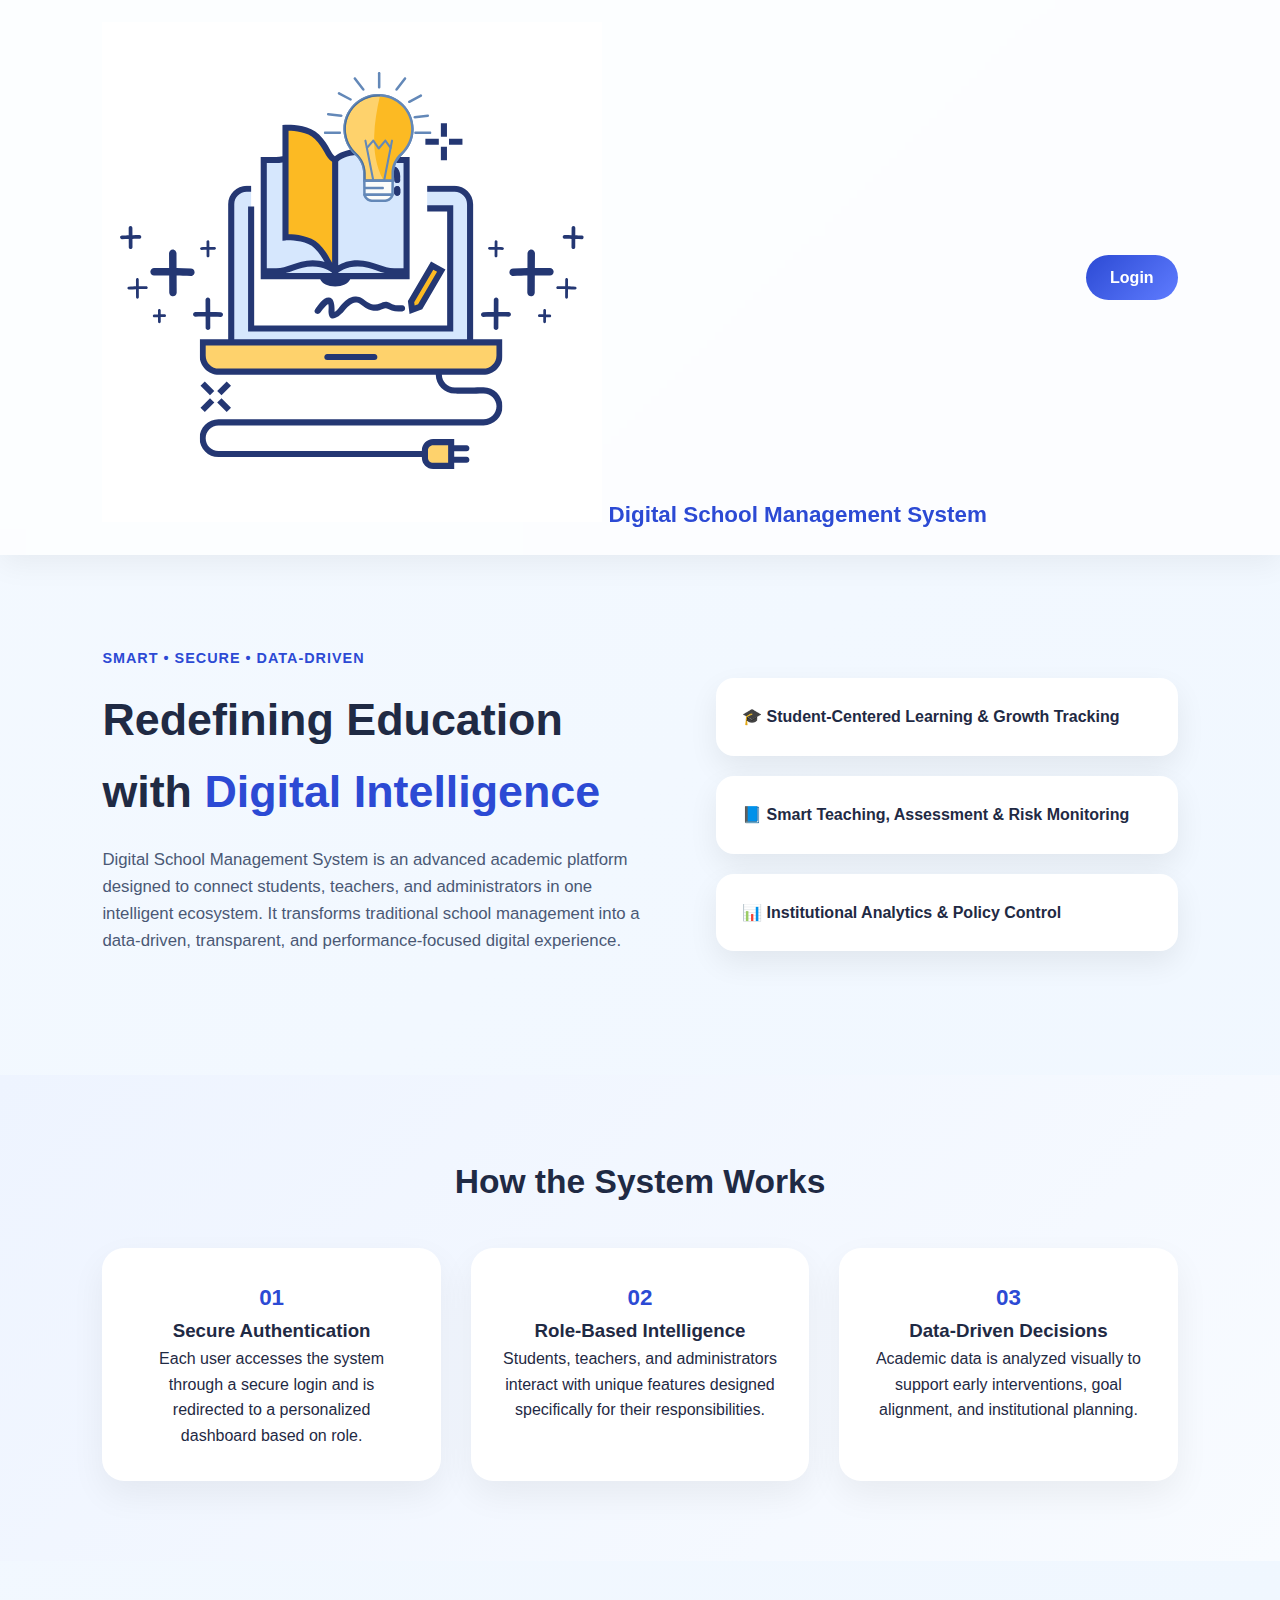
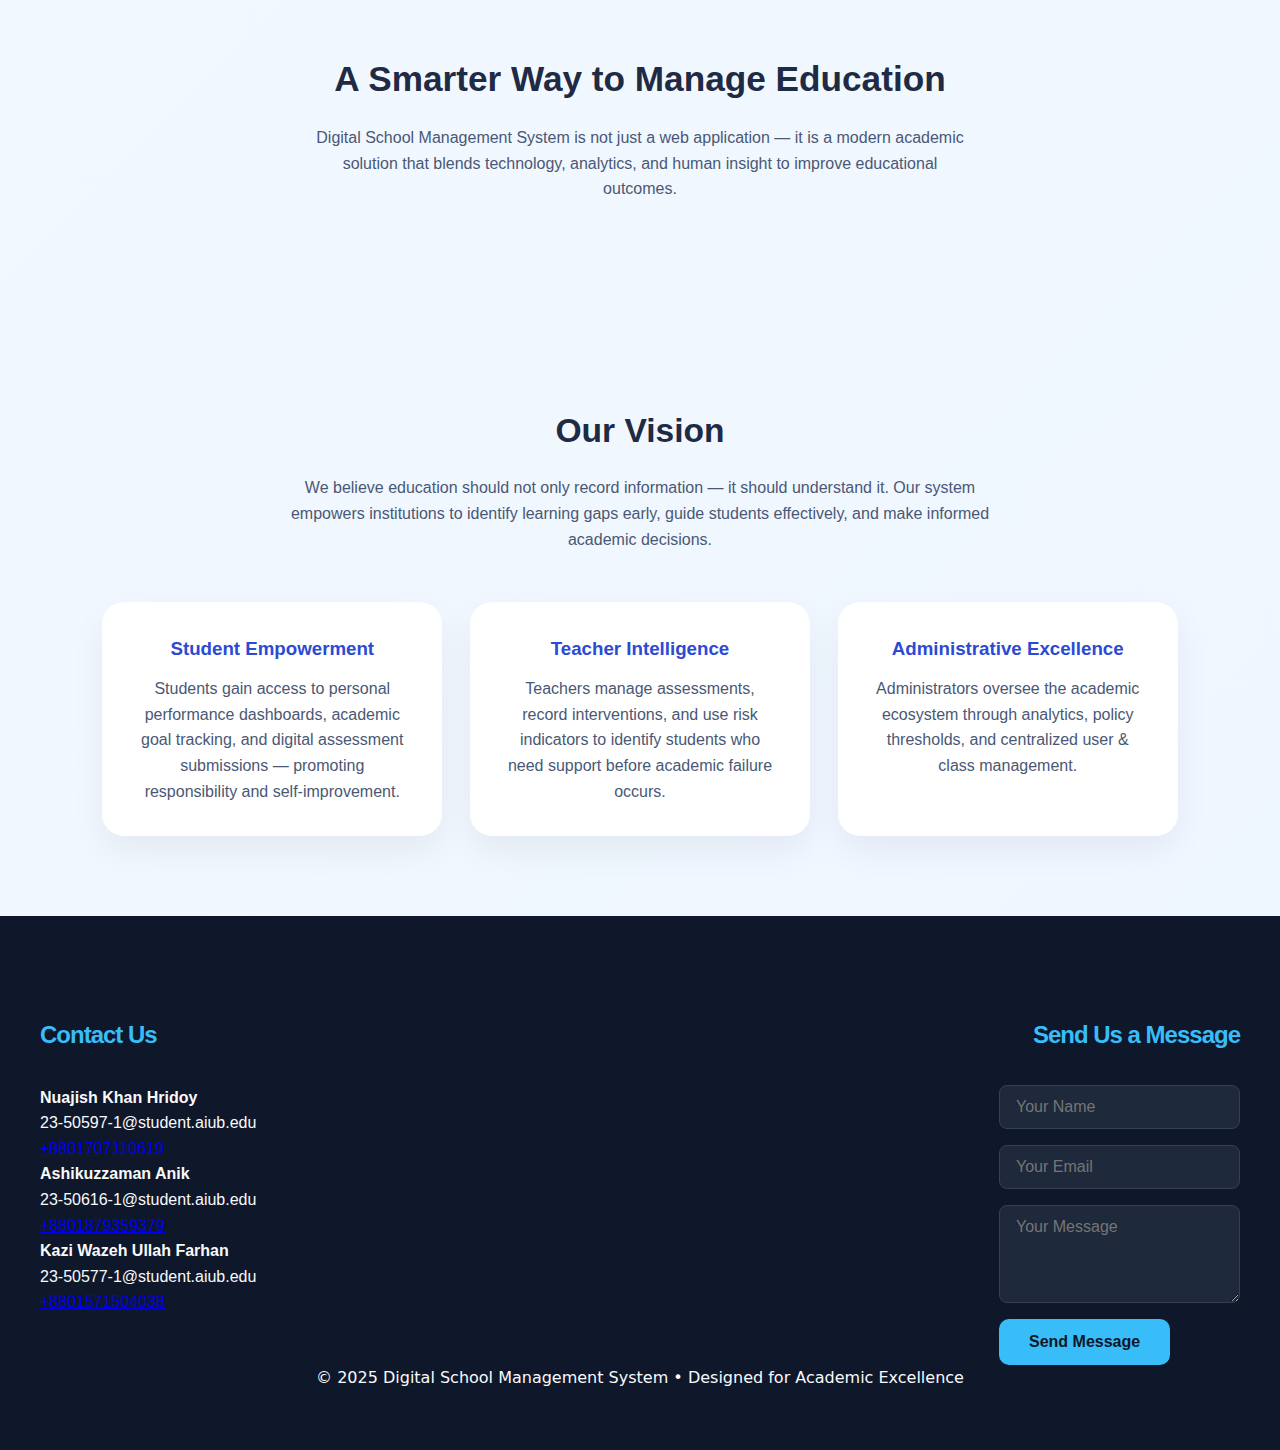
<file: index.html>
<!DOCTYPE html>
<html lang="en">

<head>
    <meta charset="UTF-8">
    <title>Digital School Management System</title>
    <meta name="viewport" content="width=device-width, initial-scale=1.0">
    <link rel="stylesheet" href="Assets/css/home.css">
</head>

<body>

    <header class="nav">
        <div class="brand">
            <img src="Assets/images/logo.png" alt="Logo" class="logo-img">
            Digital School Management System
        </div>
        <a href="auth/login.php" class="login">Login</a>
    </header>

    <section class="hero">
        <div class="hero-text">
            <span class="tagline">SMART • SECURE • DATA-DRIVEN</span>

            <h1>
                Redefining Education with
                <span>Digital Intelligence</span>
            </h1>

            <p>
                Digital School Management System is an advanced academic platform designed
                to connect students, teachers, and administrators in one intelligent ecosystem.
                It transforms traditional school management into a data-driven, transparent,
                and performance-focused digital experience.
            </p>
        </div>

        <div class="hero-visual">
            <div class="academic student">
                🎓 Student-Centered Learning & Growth Tracking
            </div>
            <div class="academic teacher">
                📘 Smart Teaching, Assessment & Risk Monitoring
            </div>
            <div class="academic admin">
                📊 Institutional Analytics & Policy Control
            </div>
        </div>
    </section>

    <section class="flow">
        <h2>How the System Works</h2>

        <div class="flow-line">
            <div class="flow-step">
                <span>01</span>
                <h3>Secure Authentication</h3>
                <p>
                    Each user accesses the system through a secure login and is
                    redirected to a personalized dashboard based on role.
                </p>
            </div>

            <div class="flow-step">
                <span>02</span>
                <h3>Role-Based Intelligence</h3>
                <p>
                    Students, teachers, and administrators interact with unique
                    features designed specifically for their responsibilities.
                </p>
            </div>

            <div class="flow-step">
                <span>03</span>
                <h3>Data-Driven Decisions</h3>
                <p>
                    Academic data is analyzed visually to support early interventions,
                    goal alignment, and institutional planning.
                </p>
            </div>
        </div>
    </section>

    <section class="final">
        <h2>A Smarter Way to Manage Education</h2>
        <p>
            Digital School Management System is not just a web application —
            it is a modern academic solution that blends technology, analytics,
            and human insight to improve educational outcomes.
        </p>
    </section>

    <section class="vision">
        <h2>Our Vision</h2>
        <p>
            We believe education should not only record information — it should
            understand it. Our system empowers institutions to identify learning
            gaps early, guide students effectively, and make informed academic decisions.
        </p>

        <div class="vision-grid">
            <div class="vision-box">
                <h3>Student Empowerment</h3>
                <p>
                    Students gain access to personal performance dashboards, academic
                    goal tracking, and digital assessment submissions — promoting
                    responsibility and self-improvement.
                </p>
            </div>

            <div class="vision-box">
                <h3>Teacher Intelligence</h3>
                <p>
                    Teachers manage assessments, record interventions, and use
                    risk indicators to identify students who need support
                    before academic failure occurs.
                </p>
            </div>

            <div class="vision-box">
                <h3>Administrative Excellence</h3>
                <p>
                    Administrators oversee the academic ecosystem through analytics,
                    policy thresholds, and centralized user & class management.
                </p>
            </div>
        </div>
    </section>

    <footer class="footer">
        <div class="footer-container">
            <div class="footer-section">
                <h3>Contact Us</h3>

                <p>
                    <strong>Nuajish Khan Hridoy</strong><br>
                    23-50597-1@student.aiub.edu<br>
                    <a href="tel:+8801707110619">+8801707110619</a>
                </p>

                <p>
                    <strong>Ashikuzzaman Anik</strong><br>
                    23-50616-1@student.aiub.edu<br>
                    <a href="tel:+8801879359379">+8801879359379</a>
                </p>

                <p>
                    <strong>Kazi Wazeh Ullah Farhan</strong><br>
                    23-50577-1@student.aiub.edu<br>
                    <a href="tel:+8801571504038">+8801571504038</a>
                </p>
            </div>

            <div class="footer-section">
                <h3>Send Us a Message</h3>
                <form class="contact-form">
                    <input type="text" placeholder="Your Name" required>
                    <input type="email" placeholder="Your Email" required>
                    <textarea rows="4" placeholder="Your Message"></textarea>
                    <button type="submit">Send Message</button>
                </form>
            </div>
        </div>
        © 2025 Digital School Management System • Designed for Academic Excellence
    </footer>

</body>

</html>
</file>
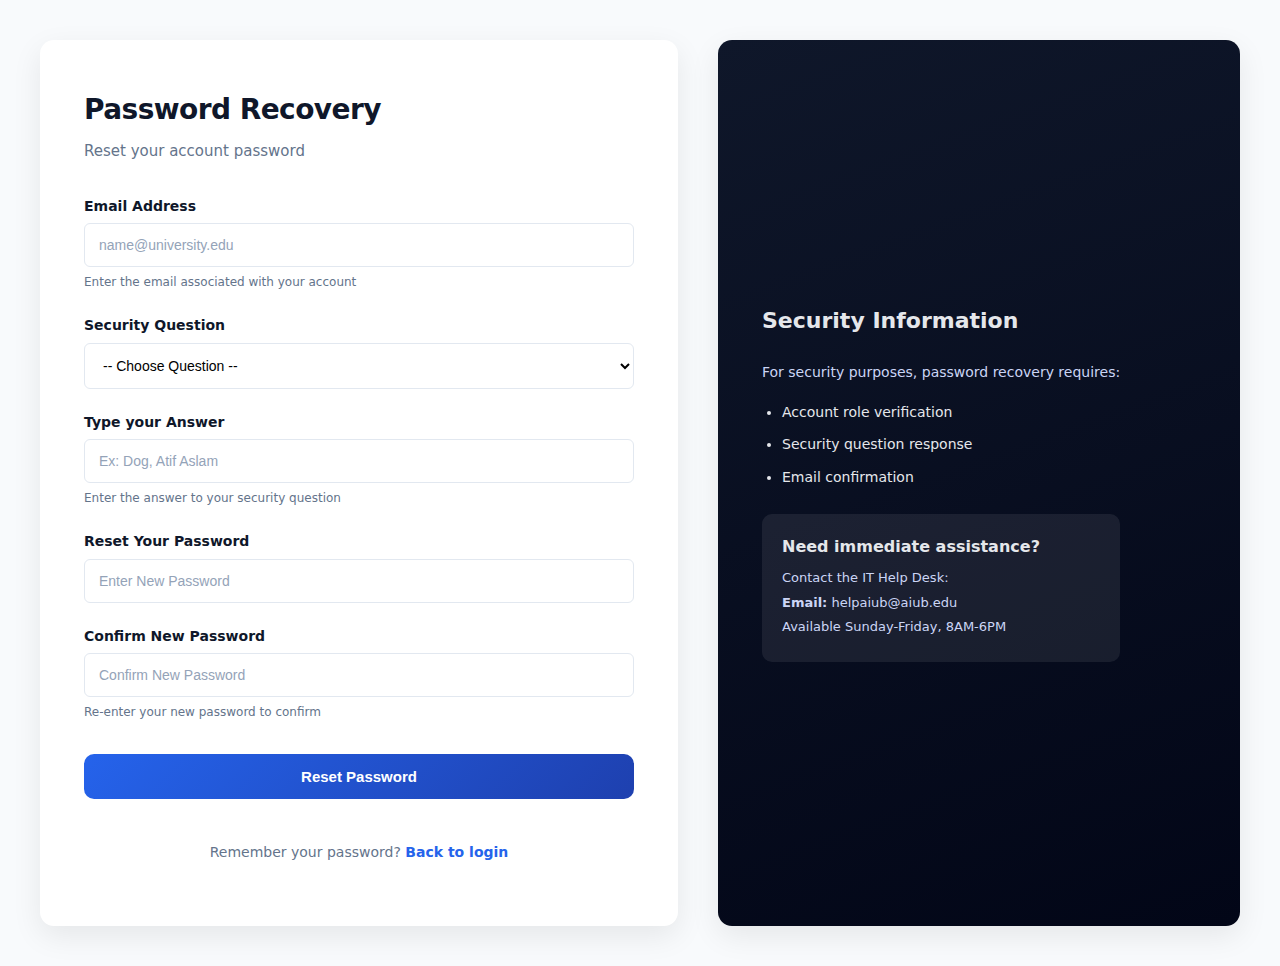
<file: Auth/forgetpassword.html>
<!DOCTYPE html>
<html lang="en">
  <head>
    <meta charset="UTF-8" />
    <meta name="viewport" content="width=device-width, initial-scale=1.0" />
    <title>Password Recovery - Academic Performance System</title>

    <!-- Link to common CSS -->
    <link rel="stylesheet" href="../Assets/css/forget.css" />
    <!-- Link to recovery-specific CSS -->
    
  </head>
  <body class="auth-page">
    <main>
      <div class="auth-container">
        <div class="auth-card">
          <div class="auth-header">
            <h2>Password Recovery</h2>
            <p>Reset your account password</p>
          </div>

          <form class="auth-form" id="recoveryForm">
            <!-- Email Field -->
            <div class="form-group">
              <label for="recoveryEmail">Email Address</label>
              <input
                type="email"
                id="recoveryEmail"
                name="email"
                placeholder="name@university.edu"
                required
              />
              <small class="form-hint"
                >Enter the email associated with your account</small
              >
            </div>

            <!-- Security Question -->
            <div class="form-group">
              <label for="securityQuestion">Security Question</label>
              <select id="securityQuestion" name="securityQuestion" required>
                <option value="">-- Choose Question --</option>
                <option value="pet">What is your pet Name?</option>
                <option value="singer">Who is your Favourite Singer?</option>
              </select>
            </div>

            <!-- Security Answer -->
            <div class="form-group">
              <label for="recoveryAnswer">Type your Answer</label>
              <input
                type="text"
                id="recoveryAnswer"
                name="answer"
                placeholder="Ex: Dog, Atif Aslam"
                required
              />
              <small class="form-hint">Enter the answer to your security question</small>
            </div>

            <!-- New Password -->
            <div class="form-group">
              <label for="recoveryPass">Reset Your Password</label>
              <input
                type="password"
                id="recoveryPass"
                name="password"
                placeholder="Enter New Password"
                required
              />
            </div>

            <!-- Confirm Password -->
            <div class="form-group">
              <label for="confirmPass">Confirm New Password</label>
              <input
                type="password"
                id="confirmPass"
                name="confirmPassword"
                placeholder="Confirm New Password"
                required
              />
              <small class="form-hint"
                >Re-enter your new password to confirm</small
              >
            </div>

            <button type="submit" class="btn btn-primary btn-block">
              Reset Password
            </button>
          </form>

          <div class="auth-footer">
            <p>
              Remember your password?
              <a href="login.html" class="text-link">Back to login</a>
            </p>
          </div>
        </div>

        <div class="auth-info">
          <div class="info-card">
            <h3>Security Information</h3>
            <p>For security purposes, password recovery requires:</p>
            <ul>
              <li>Account role verification</li>
              <li>Security question response</li>
              <li>Email confirmation</li>
            </ul>

            <div class="security-tip">
              <h4>Need immediate assistance?</h4>
              <p>Contact the IT Help Desk:</p>
              <p><strong>Email:</strong> helpaiub@aiub.edu</p>
              <p>Available Sunday-Friday, 8AM-6PM</p>
            </div>
          </div>
        </div>
      </div>
    </main>
  </body>
</html>
</file>
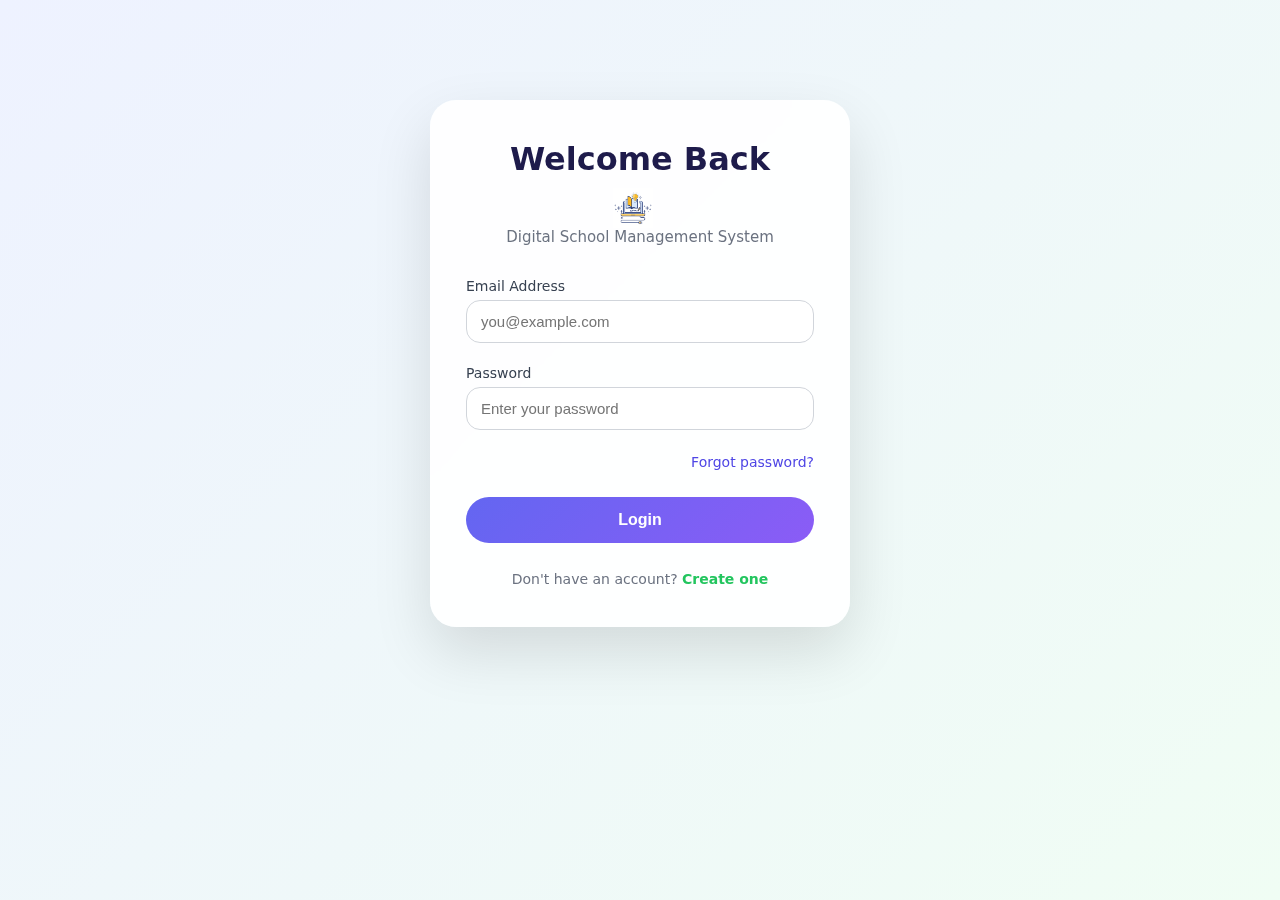
<file: Auth/login.html>
<!DOCTYPE html>
<html lang="en">
<head>
    <meta charset="UTF-8">
    <title>Login | Digital School Management System</title>
    <link rel="stylesheet" href="../Assets/css/login.css">
</head>
<body>

<div class="login-wrapper">
    <div class="login-card">
        
        <h1>Welcome Back</h1>
        <img src="../Assets/images/logo.png" alt="Logo" class="logo-img">
        <p class="subtitle">
            Digital School Management System
        </p>

        <form>
            <div class="input-group">
                <label>Email Address</label>
                <input type="email" placeholder="you@example.com" required>
            </div>

            <div class="input-group">
                <label>Password</label>
                <input type="password" placeholder="Enter your password" required>
            </div>

            <div class="form-extra">
                <a href="forgetpassword.html" class="forgot">Forgot password?</a>
            </div>

            <button type="submit" class="login-btn">
                Login
            </button>
        </form>

        <p class="signup-text">
            Don't have an account?
            <a href="register.html">Create one</a>
        </p>

    </div>
</div>

</body>
</html>
</file>
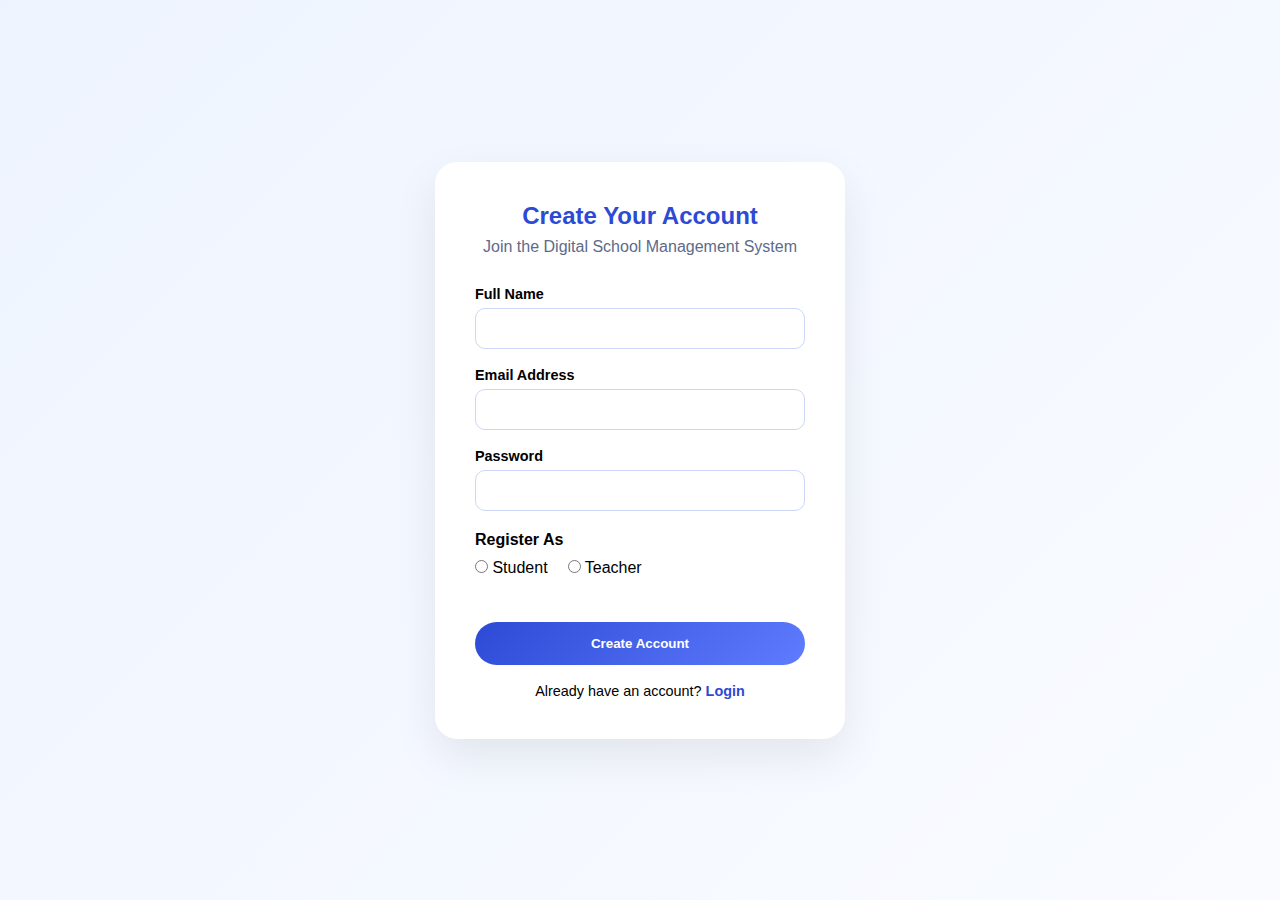
<file: Auth/register.html>
<!DOCTYPE html>
<html lang="en">
<head>
    <meta charset="UTF-8">
    <title>Sign Up | Digital School Management System</title>
    <meta name="viewport" content="width=device-width, initial-scale=1.0">
    <link rel="stylesheet" href="../Assets/css/signup.css">
</head>
<body>

<div class="signup-container">
    <div class="signup-card">
        <h2>Create Your Account</h2>
        <p class="subtitle">Join the Digital School Management System</p>

        <form method="post">

          
            <div class="form-group">
                <label>Full Name</label>
                <input type="text" name="name" required>
            </div>

            <div class="form-group">
                <label>Email Address</label>
                <input type="email" name="email" required>
            </div>

            <div class="form-group">
                <label>Password</label>
                <input type="password" name="password" required>
            </div>

         
            <div class="role-box">
                <label class="role-title">Register As</label>
                <div class="role-options">
                    <label>
                        <input type="radio" name="role" value="student" onclick="toggleFields()" required>
                        Student
                    </label>
                    <label>
                        <input type="radio" name="role" value="teacher" onclick="toggleFields()" required>
                        Teacher
                    </label>
                </div>
            </div>

           
            <div id="student-fields" class="extra-fields">
                <div class="form-group">
                    <label>Class</label>
                    <input type="text" name="class">
                </div>
                <div class="form-group">
                    <label>Roll Number</label>
                    <input type="text" name="roll">
                </div>
            </div>

         
            <div id="teacher-fields" class="extra-fields">
                <div class="form-group">
                    <label>Department</label>
                    <input type="text" name="department">
                </div>
                <div class="form-group">
                    <label>Subject</label>
                    <input type="text" name="subject">
                </div>
            </div>

            <button type="submit" class="btn">Create Account</button>

            <p class="login-link">
                Already have an account?
                <a href="login.html">Login</a>
            </p>
        </form>
    </div>
</div>

<script>
    const roleRadios = document.querySelectorAll('input[name="role"]');
    const studentFields = document.getElementById('student-fields');
    const teacherFields = document.getElementById('teacher-fields');

    roleRadios.forEach(radio => {
        radio.addEventListener('change', function () {
            studentFields.style.display = 'none';
            teacherFields.style.display = 'none';

            if (this.value === 'student') {
                studentFields.style.display = 'block';
            } 
            else if (this.value === 'teacher') {
                teacherFields.style.display = 'block';
            }
        });
    });
</script>
</body>
</html>
</file>
<file: Assets/css/home.css>
* {
    margin: 0;
    padding: 0;
    box-sizing: border-box;
    font-family: "Segoe UI", Tahoma, sans-serif;
}

body {
    background: linear-gradient(135deg, #f4f9ff, #eef6ff);
    color: #1f2a44;
    line-height: 1.6;
}

.nav {
    display: flex;
    justify-content: space-between;
    align-items: center;
    padding: 22px 8%;
    background: rgba(255, 255, 255, 0.75);
    backdrop-filter: blur(10px);
    box-shadow: 0 8px 30px rgba(0, 0, 0, 0.06);
    position: sticky;
    top: 0;
    z-index: 100;
}

.brand {
    font-size: 1.4rem;
    font-weight: 700;
    color: #2c4ad4;
}

.nav .login {
    text-decoration: none;
    padding: 10px 24px;
    border-radius: 25px;
    background: linear-gradient(135deg, #2c4ad4, #5f7cff);
    color: #fff;
    font-weight: 600;
}

.nav .login:hover {
    transform: translateY(-2px);
    box-shadow: 0 10px 25px rgba(44, 74, 212, 0.35);
}

.hero {
    display: grid;
    grid-template-columns: 1.2fr 1fr;
    gap: 60px;
    padding: 90px 8%;
    align-items: center;
}

.hero-text {
    animation: fadeUp 1s ease forwards;
}

.tagline {
    display: inline-block;
    margin-bottom: 14px;
    font-size: 0.9rem;
    font-weight: 600;
    color: #2c4ad4;
    letter-spacing: 1px;
}

.hero h1 {
    font-size: 2.8rem;
    margin-bottom: 20px;
}

.hero h1 span {
    color: #2c4ad4;
}

.hero p {
    max-width: 560px;
    font-size: 1.05rem;
    color: #4a5875;
    margin-bottom: 30px;
}

.cta {
    display: inline-block;
    padding: 14px 36px;
    border-radius: 30px;
    background: linear-gradient(135deg, #2c4ad4, #5f7cff);
    color: #fff;
    text-decoration: none;
    font-weight: 600;
    box-shadow: 0 12px 35px rgba(44, 74, 212, 0.35);
}

.cta:hover {
    transform: translateY(-3px);
}

.hero-visual {
    display: grid;
    gap: 20px;
}

.academic {
    padding: 26px;
    border-radius: 18px;
    background: #fff;
    font-weight: 600;
    box-shadow: 0 12px 30px rgba(0, 0, 0, 0.07);
    animation: float 4s ease-in-out infinite;
}

.vision {
    padding: 80px 8%;
    text-align: center;
}

.vision h2 {
    font-size: 2.1rem;
    margin-bottom: 18px;
}

.vision p {
    max-width: 720px;
    margin: auto;
    color: #4a5875;
}

.vision-grid {
    display: grid;
    grid-template-columns: repeat(3, 1fr);
    gap: 28px;
    margin-top: 50px;
}

.vision-box {
    background: #fff;
    padding: 32px;
    border-radius: 22px;
    box-shadow: 0 14px 35px rgba(0, 0, 0, 0.06);
    transition: transform 0.3s;
}

.vision-box:hover {
    transform: translateY(-6px);
}

.vision-box h3 {
    color: #2c4ad4;
    margin-bottom: 12px;
}

.flow {
    padding: 80px 8%;
    background: linear-gradient(135deg, #eef4ff, #f8fbff);
    text-align: center;
}

.flow h2 {
    font-size: 2.1rem;
    margin-bottom: 40px;
}

.flow-line {
    display: grid;
    grid-template-columns: repeat(3, 1fr);
    gap: 30px;
}

.flow-step {
    background: #fff;
    padding: 32px;
    border-radius: 22px;
    box-shadow: 0 14px 35px rgba(0, 0, 0, 0.06);
}

.flow-step span {
    font-size: 1.4rem;
    font-weight: 700;
    color: #2c4ad4;
}

.final {
    padding: 90px 8%;
    text-align: center;
}

.final h2 {
    font-size: 2.2rem;
    margin-bottom: 18px;
}

.final p {
    max-width: 650px;
    margin: auto;
    margin-bottom: 32px;
    color: #4a5875;
}

footer {
    padding: 60px 20px;
    background-color: #0f172a;
    color: #f8fafc;
    text-align: center;
    font-family: 'Inter', system-ui, sans-serif;
}

.footer-container {
    display: flex;
    justify-content: space-between;
    align-items: stretch;
    max-width: 1200px;
    margin: 40px auto 0;
    gap: 60px;
}

.footer-section {
    flex: 1;
}

.footer-section:first-child {
    text-align: left;
}

.footer-section:last-child {
    text-align: right;
    display: flex;
    flex-direction: column;
}

.footer-section:last-child .contact-form {
    align-items: flex-start;
    margin-left: auto;
}

.footer-section h3 {
    font-size: 1.5rem;
    margin-bottom: 30px;
    letter-spacing: -1px;
    color: #38bdf8;
}

.contact-form {
    max-width: 500px;
    display: flex;
    flex-direction: column;
}

.contact-form input,
.contact-form textarea {
    width: 100%;
    max-width: 450px;
    padding: 12px 16px;
    margin-bottom: 16px;
    border: 1px solid #334155;
    border-radius: 8px;
    background-color: #1e293b;
    color: #ffffff;
    font-size: 1rem;
    transition: all 0.3s ease;
}

.contact-form input:focus,
.contact-form textarea:focus {
    outline: none;
    border-color: #38bdf8;
    box-shadow: 0 0 0 3px rgba(56, 189, 248, 0.2);
}

.contact-form button {
    background-color: #38bdf8;
    color: #0f172a;
    border: none;
    padding: 14px 30px;
    border-radius: 10px;
    cursor: pointer;
    font-weight: 600;
    font-size: 1rem;
}

.contact-form button:hover {
    background-color: #7dd3fc;
}
</file>
<file: Assets/css/forget.css>
/* =========================
   ROOT VARIABLES (DESIGN SYSTEM)
   ========================= */
:root {
  --primary: #2563eb;
  --primary-dark: #1e40af;
  --secondary: #0f172a;
  --accent: #22c55e;

  --bg-main: #f8fafc;
  --bg-card: #ffffff;
  --bg-muted: #f1f5f9;

  --text-main: #0f172a;
  --text-muted: #64748b;
  --text-light: #94a3b8;

  --border-color: #e2e8f0;
  --error: #dc2626;

  --radius-lg: 14px;
  --radius-md: 10px;
  --radius-sm: 6px;

  --shadow-soft: 0 10px 30px rgba(0, 0, 0, 0.08);
  --shadow-focus: 0 0 0 4px rgba(37, 99, 235, 0.15);

  --transition-fast: 0.2s ease;
  --transition-slow: 0.35s ease;
}

/* =========================
   GLOBAL RESET & BASE
   ========================= */
*,
*::before,
*::after {
  box-sizing: border-box;
}

html,
body {
  margin: 0;
  padding: 0;
  font-family: "Inter", system-ui, -apple-system, BlinkMacSystemFont,
    "Segoe UI", Roboto, Ubuntu, sans-serif;
  background-color: var(--bg-main);
  color: var(--text-main);
  line-height: 1.6;
}

a {
  color: var(--primary);
  text-decoration: none;
  transition: color var(--transition-fast);
}

a:hover {
  color: var(--primary-dark);
}

/* =========================
   PAGE LAYOUT
   ========================= */
.auth-page {
  min-height: 100vh;
  display: flex;
  align-items: center;
  justify-content: center;
  padding: 40px 20px;
}

main {
  width: 100%;
  max-width: 1200px;
}

/* =========================
   AUTH CONTAINER GRID
   ========================= */
.auth-container {
  display: grid;
  grid-template-columns: 1.1fr 0.9fr;
  gap: 40px;
  align-items: stretch;
}

/* =========================
   AUTH CARD
   ========================= */
.auth-card {
  background: var(--bg-card);
  border-radius: var(--radius-lg);
  padding: 48px 44px;
  box-shadow: var(--shadow-soft);
  display: flex;
  flex-direction: column;
  justify-content: center;
}

/* Header */
.auth-header {
  margin-bottom: 32px;
}

.auth-header h2 {
  font-size: 28px;
  font-weight: 700;
  margin: 0 0 6px;
  letter-spacing: -0.02em;
}

.auth-header p {
  margin: 0;
  color: var(--text-muted);
  font-size: 15px;
}

/* =========================
   FORM STYLING
   ========================= */
.auth-form {
  display: flex;
  flex-direction: column;
  gap: 22px;
}

.form-group {
  display: flex;
  flex-direction: column;
  gap: 6px;
}

label {
  font-size: 14px;
  font-weight: 600;
  color: var(--secondary);
}

input,
select {
  padding: 13px 14px;
  border-radius: var(--radius-sm);
  border: 1px solid var(--border-color);
  font-size: 14px;
  background-color: var(--bg-card);
  transition: border var(--transition-fast),
    box-shadow var(--transition-fast);
}

input::placeholder {
  color: var(--text-light);
}

input:focus,
select:focus {
  outline: none;
  border-color: var(--primary);
  box-shadow: var(--shadow-focus);
}

/* Hints */
.form-hint {
  font-size: 12px;
  color: var(--text-muted);
}

/* =========================
   BUTTON
   ========================= */
.btn {
  cursor: pointer;
  font-size: 15px;
  font-weight: 600;
  border-radius: var(--radius-md);
  padding: 14px;
  border: none;
  transition: transform var(--transition-fast),
    box-shadow var(--transition-fast),
    background var(--transition-fast);
}

.btn-primary {
  background: linear-gradient(
    135deg,
    var(--primary),
    var(--primary-dark)
  );
  color: #ffffff;
}

.btn-primary:hover {
  transform: translateY(-1px);
  box-shadow: 0 8px 20px rgba(37, 99, 235, 0.35);
}

.btn-primary:active {
  transform: translateY(0);
}

.btn-block {
  width: 100%;
  margin-top: 10px;
}

/* =========================
   FOOTER
   ========================= */
.auth-footer {
  margin-top: 28px;
  text-align: center;
  font-size: 14px;
  color: var(--text-muted);
}

.text-link {
  font-weight: 600;
}

/* =========================
   INFO PANEL
   ========================= */
.auth-info {
  background: linear-gradient(
    160deg,
    #0f172a,
    #020617
  );
  border-radius: var(--radius-lg);
  padding: 44px;
  color: #e5e7eb;
  box-shadow: var(--shadow-soft);
  display: flex;
  align-items: center;
}

.info-card h3 {
  margin-top: 0;
  font-size: 22px;
  font-weight: 700;
}

.info-card p {
  font-size: 14px;
  color: #cbd5f5;
}

.info-card ul {
  margin: 18px 0 26px;
  padding-left: 20px;
}

.info-card li {
  margin-bottom: 10px;
  font-size: 14px;
}

/* Security Tip */
.security-tip {
  background: rgba(255, 255, 255, 0.08);
  border-radius: var(--radius-md);
  padding: 20px;
}

.security-tip h4 {
  margin: 0 0 8px;
  font-size: 16px;
}

.security-tip p {
  margin: 4px 0;
  font-size: 13px;
}

/* =========================
   RESPONSIVE DESIGN
   ========================= */
@media (max-width: 960px) {
  .auth-container {
    grid-template-columns: 1fr;
  }

  .auth-info {
    order: -1;
  }
}

@media (max-width: 480px) {
  .auth-card {
    padding: 32px 24px;
  }

  .auth-info {
    padding: 32px 24px;
  }

  .auth-header h2 {
    font-size: 24px;
  }
}
</file>
<file: Assets/css/login.css>
* {
    margin: 0;
    padding: 0;
    box-sizing: border-box;
}

body {
    min-height: 100vh;
    font-family: system-ui, -apple-system, "Segoe UI", sans-serif;
    background: linear-gradient(135deg, #eef2ff, #f0fdf4);
    display: flex;
    flex-direction: column;
}
.logo-img {
    height: 40px;
    margin-right: 15px;
    vertical-align: middle;
}
.nav {
    display: flex;
    justify-content: space-between;
    align-items: center;
    padding: 20px 8%;
    background: rgba(255, 255, 255, 0.75);
    backdrop-filter: blur(10px);
    box-shadow: 0 8px 30px rgba(0, 0, 0, 0.06);
    position: sticky;
    top: 0;
    z-index: 100;
}

.brand {
    font-size: 1.4rem;
    font-weight: 700;
    color: #2c4ad4;
    display: flex;
    align-items: center;
}

.nav .home-btn {
    text-decoration: none;
    padding: 10px 24px;
    border-radius: 25px;
    background: linear-gradient(135deg, #2c4ad4, #5f7cff);
    color: #fff;
    font-weight: 600;
}

.nav .home-btn:hover {
    transform: translateY(-2px);
    box-shadow: 0 10px 25px rgba(44, 74, 212, 0.35);
}



.logo-img {
    height: 40px;
    margin-right: 15px;
    vertical-align: middle;
}
.login-wrapper {
    width: 100%;
    padding: 20px;
    flex: 1;

    align-items: center;
    justify-content: center;
}

.login-card {
    max-width: 420px;
    margin: 80px auto;
    background: rgba(255,255,255,0.9);
    backdrop-filter: blur(12px);
    border-radius: 26px;
    padding: 40px 36px;
    box-shadow: 0 25px 60px rgba(0,0,0,0.12);
    text-align: center;
}

.login-card h1 {
    font-size: 32px;
    color: #1e1b4b;
    margin-bottom: 10px;
}

.subtitle {
    font-size: 15px;
    color: #6b7280;
    margin-bottom: 32px;
}


.input-group {
    text-align: left;
    margin-bottom: 22px;
}

.input-group label {
    display: block;
    font-size: 14px;
    margin-bottom: 6px;
    color: #374151;
}

.input-group input {
    width: 100%;
    padding: 12px 14px;
    border-radius: 14px;
    border: 1px solid #d1d5db;
    font-size: 15px;
    transition: border 0.2s, box-shadow 0.2s;
}

.input-group input:focus {
    outline: none;
    border-color: #6366f1;
    box-shadow: 0 0 0 3px rgba(99,102,241,0.15);
}


.form-extra {
    text-align: right;
    margin-bottom: 26px;
}

.forgot {
    font-size: 14px;
    color: #4f46e5;
    text-decoration: none;
}

.forgot:hover {
    text-decoration: underline;
}

.login-btn {
    width: 100%;
    padding: 14px;
    border-radius: 999px;
    border: none;
    background: linear-gradient(135deg, #6366f1, #8b5cf6);
    color: white;
    font-size: 16px;
    font-weight: 600;
    cursor: pointer;
    transition: transform 0.2s, box-shadow 0.2s;
}

.login-btn:hover {
    transform: translateY(-2px);
    box-shadow: 0 14px 30px rgba(99,102,241,0.35);
}


.signup-text {
    margin-top: 28px;
    font-size: 14px;
    color: #6b7280;
}

.signup-text a {
    color: #22c55e;
    font-weight: 600;
    text-decoration: none;
}

.signup-text a:hover {
    text-decoration: underline;
}
</file>
<file: Assets/css/signup.css>
* {
    margin: 0;
    padding: 0;
    box-sizing: border-box;
    font-family: "Segoe UI", sans-serif;
}

body {
    min-height: 100vh;
    background: linear-gradient(135deg, #eef4ff, #f9fbff);
    display: flex;
    align-items: center;
    justify-content: center;
}

.signup-container {
    width: 100%;
    max-width: 450px;
    padding: 20px;
}

.signup-card {
    background: #fff;
    padding: 40px;
    border-radius: 22px;
    box-shadow: 0 18px 45px rgba(0,0,0,0.08);
}

.signup-card h2 {
    text-align: center;
    color: #2c4ad4;
    margin-bottom: 8px;
}

.subtitle {
    text-align: center;
    color: #5c6b8a;
    margin-bottom: 30px;
}

.form-group {
    margin-bottom: 18px;
}

.form-group label {
    font-weight: 600;
    font-size: 0.9rem;
    margin-bottom: 6px;
    display: block;
}

.form-group input {
    width: 100%;
    padding: 12px;
    border-radius: 10px;
    border: 1px solid #ccd6f6;
    outline: none;
}

.form-group input:focus {
    border-color: #2c4ad4;
}

.role-box {
    margin: 20px 0;
}

.role-title {
    font-weight: 600;
    margin-bottom: 10px;
    display: block;
}

.role-options {
    display: flex;
    gap: 20px;
}

.role-options label {
    font-weight: 500;
}

.extra-fields {
    display: none;
    animation: fadeIn 0.3s ease;
}

.btn {
    width: 100%;
    padding: 14px;
    border: none;
    border-radius: 30px;
    background: linear-gradient(135deg, #2c4ad4, #5f7cff);
    color: #fff;
    font-weight: 600;
    cursor: pointer;
    margin-top: 25px;
}

.login-link {
    text-align: center;
    margin-top: 18px;
    font-size: 0.9rem;
}

.login-link a {
    color: #2c4ad4;
    text-decoration: none;
    font-weight: 600;
}
</file>
